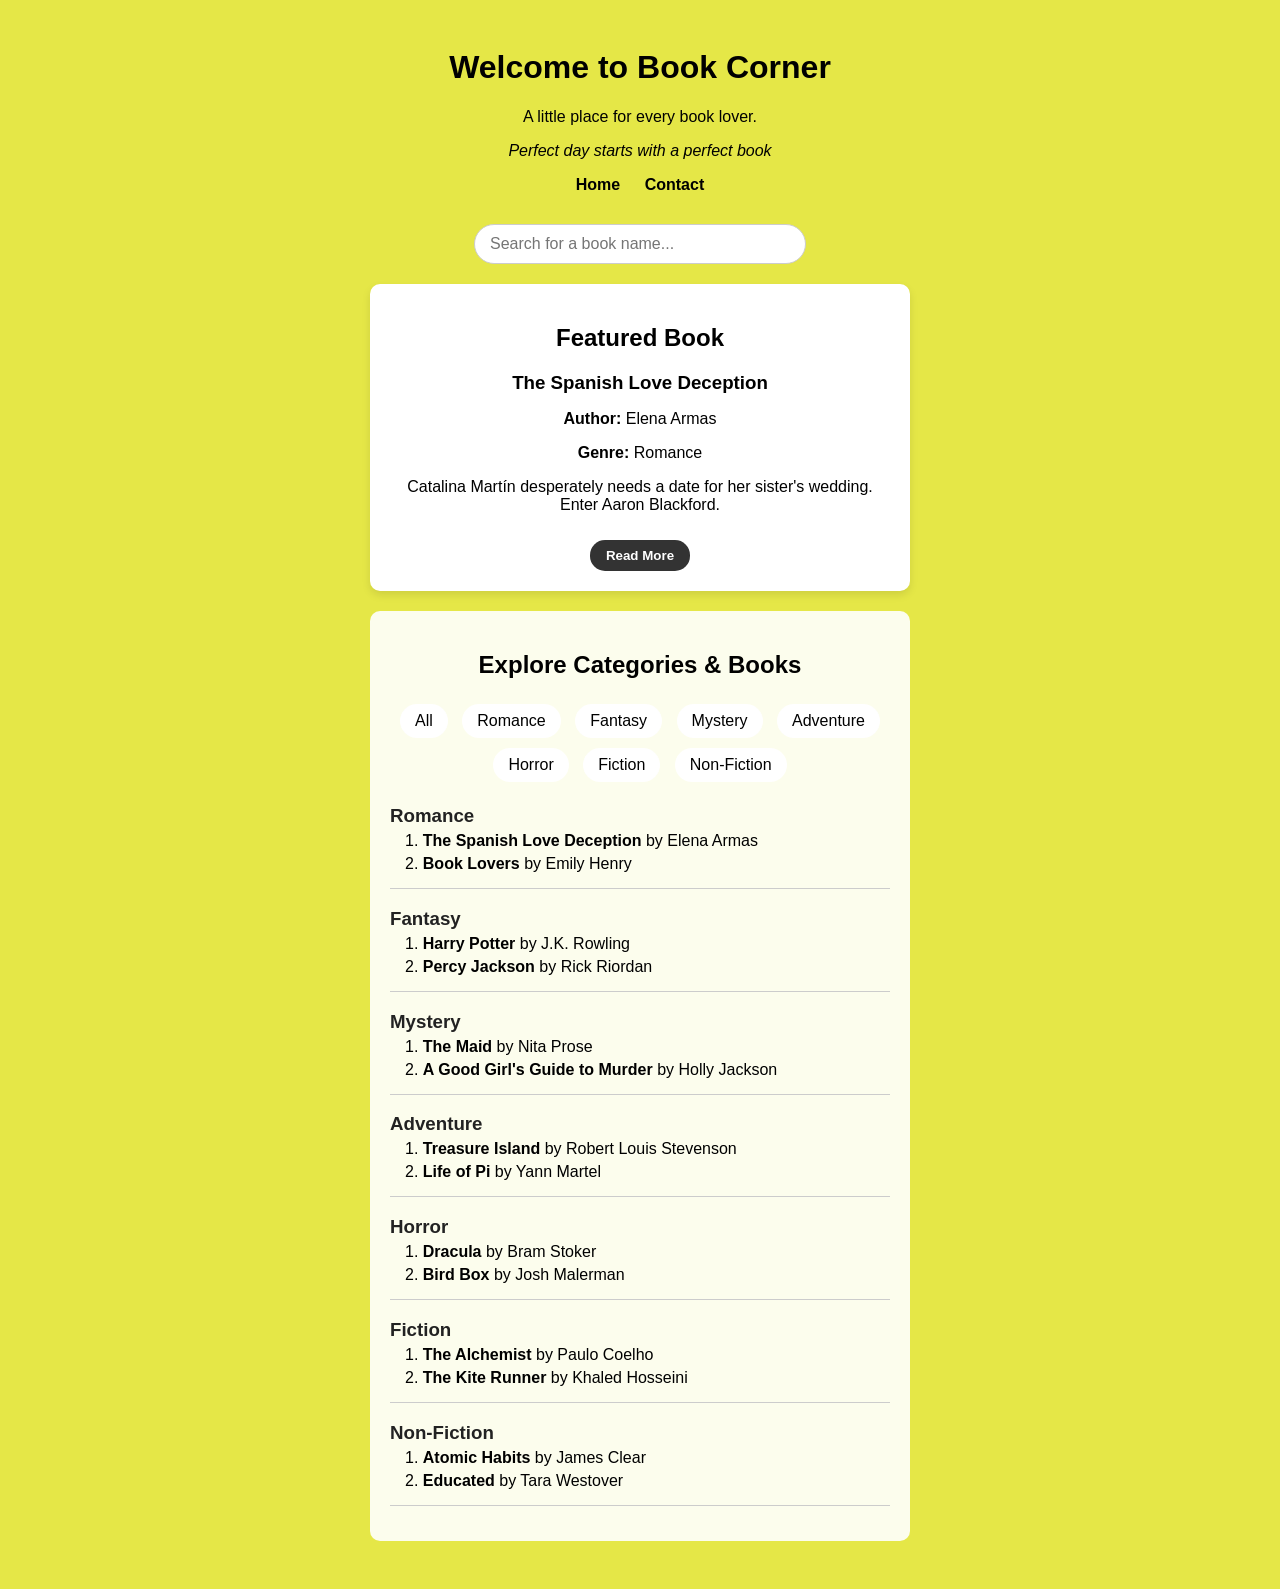
<file: index.html>
<!DOCTYPE html>
<html lang="en">
<head>
    <meta charset="UTF-8">
    <meta name="viewport" content="width=device-width, initial-scale=1.0">
    <title>Book Corner</title>
    <link rel="stylesheet" href="style.css">
</head>
<body>
    <header>
        <h1>Welcome to Book Corner</h1>
        <p>A little place for every book lover.</p>
        <em>Perfect day starts with a perfect book</em></p>
    
        <nav>
            <a href="index.html">Home</a>
            <a href="contact.html">Contact</a>
        </nav>
    </header>

    <main>
        <section class="search-section">
            <input type="text" id="searchInput" placeholder="Search for a book name..." onkeyup="searchBooks()">
        </section>

        <section class="featured-book">
            <h2>Featured Book</h2>
            <div class="book-card">
                <div class="book-details">
                    <h3>The Spanish Love Deception</h3>
                    <p><strong>Author:</strong> Elena Armas</p>
                    <p><strong>Genre:</strong> Romance</p>
                    <p>Catalina Martín desperately needs a date for her sister's wedding. Enter Aaron Blackford.</p>
                    <button class="btn" onclick="alert('Enjoy reading The Spanish Love Deception!')">Read More</button>
                </div>
            </div>
        </section>

        <section class="categories">
            <h2>Explore Categories & Books</h2>
            
            <div class="category-tags">
                <span class="tag" onclick="filterCategory('all')">All</span>
                <span class="tag" onclick="filterCategory('Romance')">Romance</span>
                <span class="tag" onclick="filterCategory('Fantasy')">Fantasy</span>
                <span class="tag" onclick="filterCategory('Mystery')">Mystery</span>
                <span class="tag" onclick="filterCategory('Adventure')">Adventure</span>
                <span class="tag" onclick="filterCategory('Horror')">Horror</span>
                <span class="tag" onclick="filterCategory('Fiction')">Fiction</span>
                <span class="tag" onclick="filterCategory('Non-Fiction')">Non-Fiction</span>
            </div>

            <div class="category-group" data-category="Romance">
                <h3>Romance</h3>
                <p>1. <strong>The Spanish Love Deception</strong> by Elena Armas</p>
                <p>2. <strong>Book Lovers</strong> by Emily Henry</p>
            </div>

            <div class="category-group" data-category="Fantasy">
                <h3>Fantasy</h3>
                <p>1. <strong>Harry Potter</strong> by J.K. Rowling</p>
                <p>2. <strong>Percy Jackson</strong> by Rick Riordan</p>
            </div>

            <div class="category-group" data-category="Mystery">
                <h3>Mystery</h3>
                <p>1. <strong>The Maid</strong> by Nita Prose</p>
                <p>2. <strong>A Good Girl's Guide to Murder</strong> by Holly Jackson</p>
            </div>

            <div class="category-group" data-category="Adventure">
                <h3>Adventure</h3>
                <p>1. <strong>Treasure Island</strong> by Robert Louis Stevenson</p>
                <p>2. <strong>Life of Pi</strong> by Yann Martel</p>
            </div>

            <div class="category-group" data-category="Horror">
                <h3>Horror</h3>
                <p>1. <strong>Dracula</strong> by Bram Stoker</p>
                <p>2. <strong>Bird Box</strong> by Josh Malerman</p>
            </div>

            <div class="category-group" data-category="Fiction">
                <h3>Fiction</h3>
                <p>1. <strong>The Alchemist</strong> by Paulo Coelho</p>
                <p>2. <strong>The Kite Runner</strong> by Khaled Hosseini</p>
            </div>

            <div class="category-group" data-category="Non-Fiction">
                <h3>Non-Fiction</h3>
                <p>1. <strong>Atomic Habits</strong> by James Clear</p>
                <p>2. <strong>Educated</strong> by Tara Westover</p>
            </div>
        </section>
    </main>

    <script>
        function filterCategory(category) {
            let groups = document.querySelectorAll('.category-group');
            groups.forEach(group => {
                if (category === 'all' || group.getAttribute('data-category') === category) {
                    group.style.display = 'block';
                } else {
                    group.style.display = 'none';
                }
            });
        }

        function searchBooks() {
            let input = document.getElementById('searchInput').value.toLowerCase();
            let groups = document.querySelectorAll('.category-group');
            groups.forEach(group => {
                let text = group.innerText.toLowerCase();
                if (text.includes(input)) {
                    group.style.display = 'block';
                } else {
                    group.style.display = 'none';
                }
            });
        }
    </script>
</body>
</html>
</file>
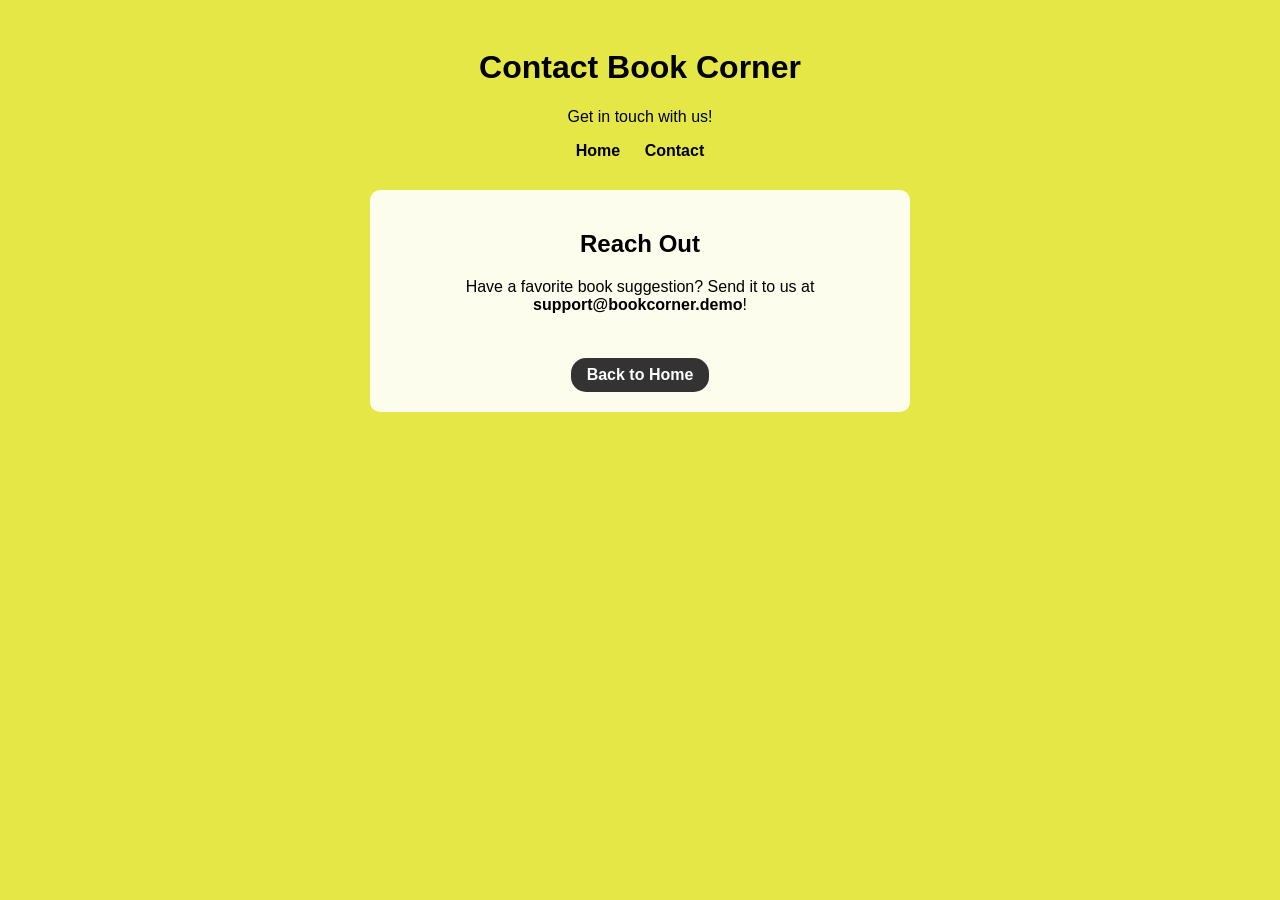
<file: contact.html>
<!DOCTYPE html>
<html lang="en">
<head>
    <meta charset="UTF-8">
    <meta name="viewport" content="width=device-width, initial-scale=1.0">
    <title>Contact - Book Corner</title>
    <link rel="stylesheet" href="style.css">
</head>
<body>
    <header>
        <h1>Contact Book Corner</h1>
        <p>Get in touch with us!</p>
        <nav>
            <a href="index.html">Home</a>
            <a href="contact.html">Contact</a>
        </nav>
    </header>

    <main class="categories">
        <h2>Reach Out</h2>
        <p>Have a favorite book suggestion? Send it to us at <strong>support@bookcorner.demo</strong>!</p>
        <br>
        <a href="index.html" class="btn" style="text-decoration: none; display: inline-block;">Back to Home</a>
    </main>
</body>
</html>
</file>
<file: style.css>
body {
    background-color: rgba(224, 227, 32, 0.823);
    font-family: Arial, sans-serif;
    text-align: center;
    padding: 20px;
}
header {
    margin-bottom: 30px;
}
header nav {
    margin-top: 10px;
}
header a { 
    margin: 0 10px;
    text-decoration: none;
    color: black;
    font-weight: bold;
    display: inline-block;
}
.category-tags {
    margin-top: 15px;
}
.tag {
    background-color: white;
    padding: 8px 15px;
    margin: 5px;
    display: inline-block;
    border-radius: 20px;
    cursor: pointer;
}
.tag:hover {
    background-color: #ddd;
}
.search-section {
    text-align: center;
    margin: 20px 0;
}
.search-section input {
    padding: 10px 15px;
    width: 60%;
    max-width: 300px;
    border-radius: 20px;
    border: 1px solid #ccc;
    font-size: 1rem;
}
.featured-book {
    background-color: white;
    padding: 20px;
    margin: 20px auto;
    max-width: 500px;
    border-radius: 10px;
    box-shadow: 0 4px 8px rgba(0,0,0,0.1);
}
.book-details {
    text-align: center;
}
.book-details h3 {
    margin: 10px 0 5px 0;
}
.btn {
    background-color: #333;
    color: white;
    border: none;
    padding: 8px 16px;
    border-radius: 15px;
    cursor: pointer;
    font-weight: bold;
    margin-top: 10px;
}
.categories {
    background-color: rgba(255, 255, 255, 0.9);
    padding: 20px;
    margin: 20px auto;
    max-width: 500px;
    border-radius: 10px;
}
.category-group {
    text-align: left;
    margin-bottom: 15px;
    border-bottom: 1px solid #ccc;
    padding-bottom: 10px;
}
.category-group h3 {
    color: #222;
    margin-bottom: 5px;
}
.category-group p {
    margin: 5px 0 5px 15px;
}
</file>
